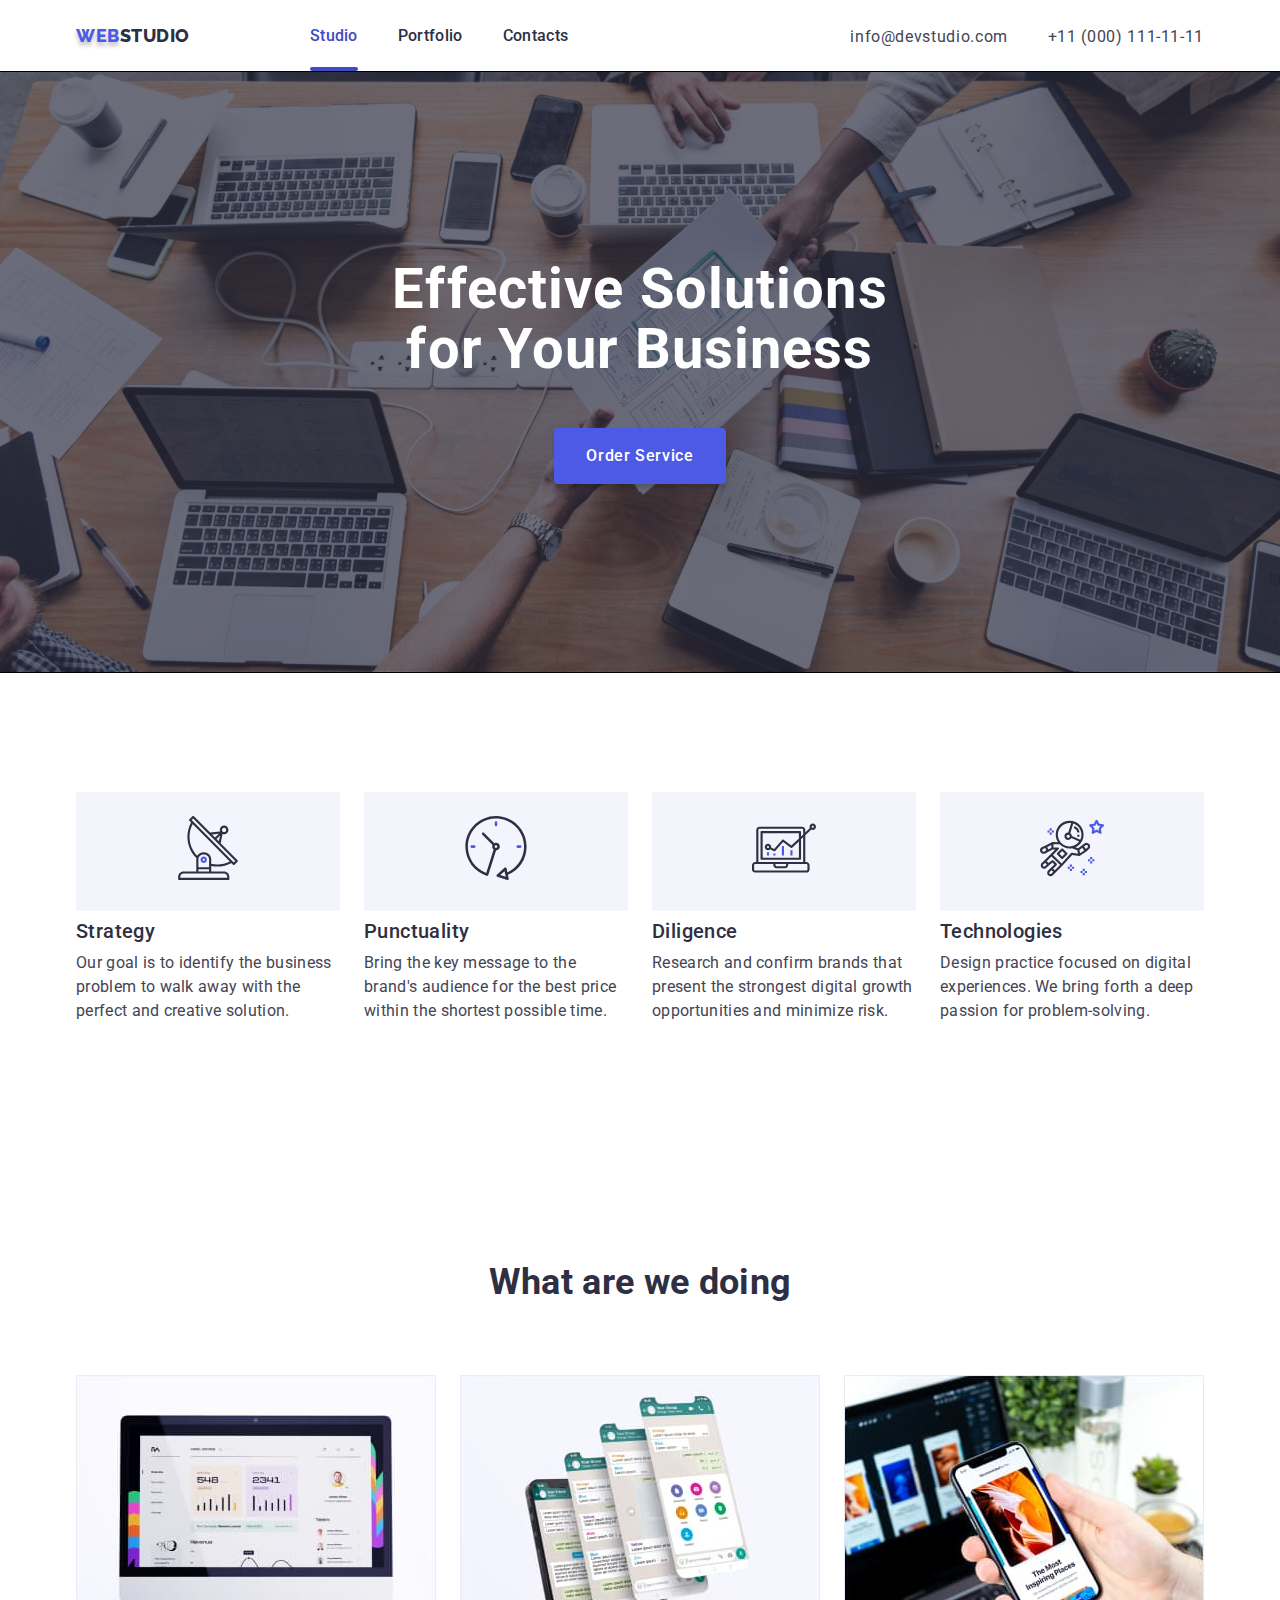
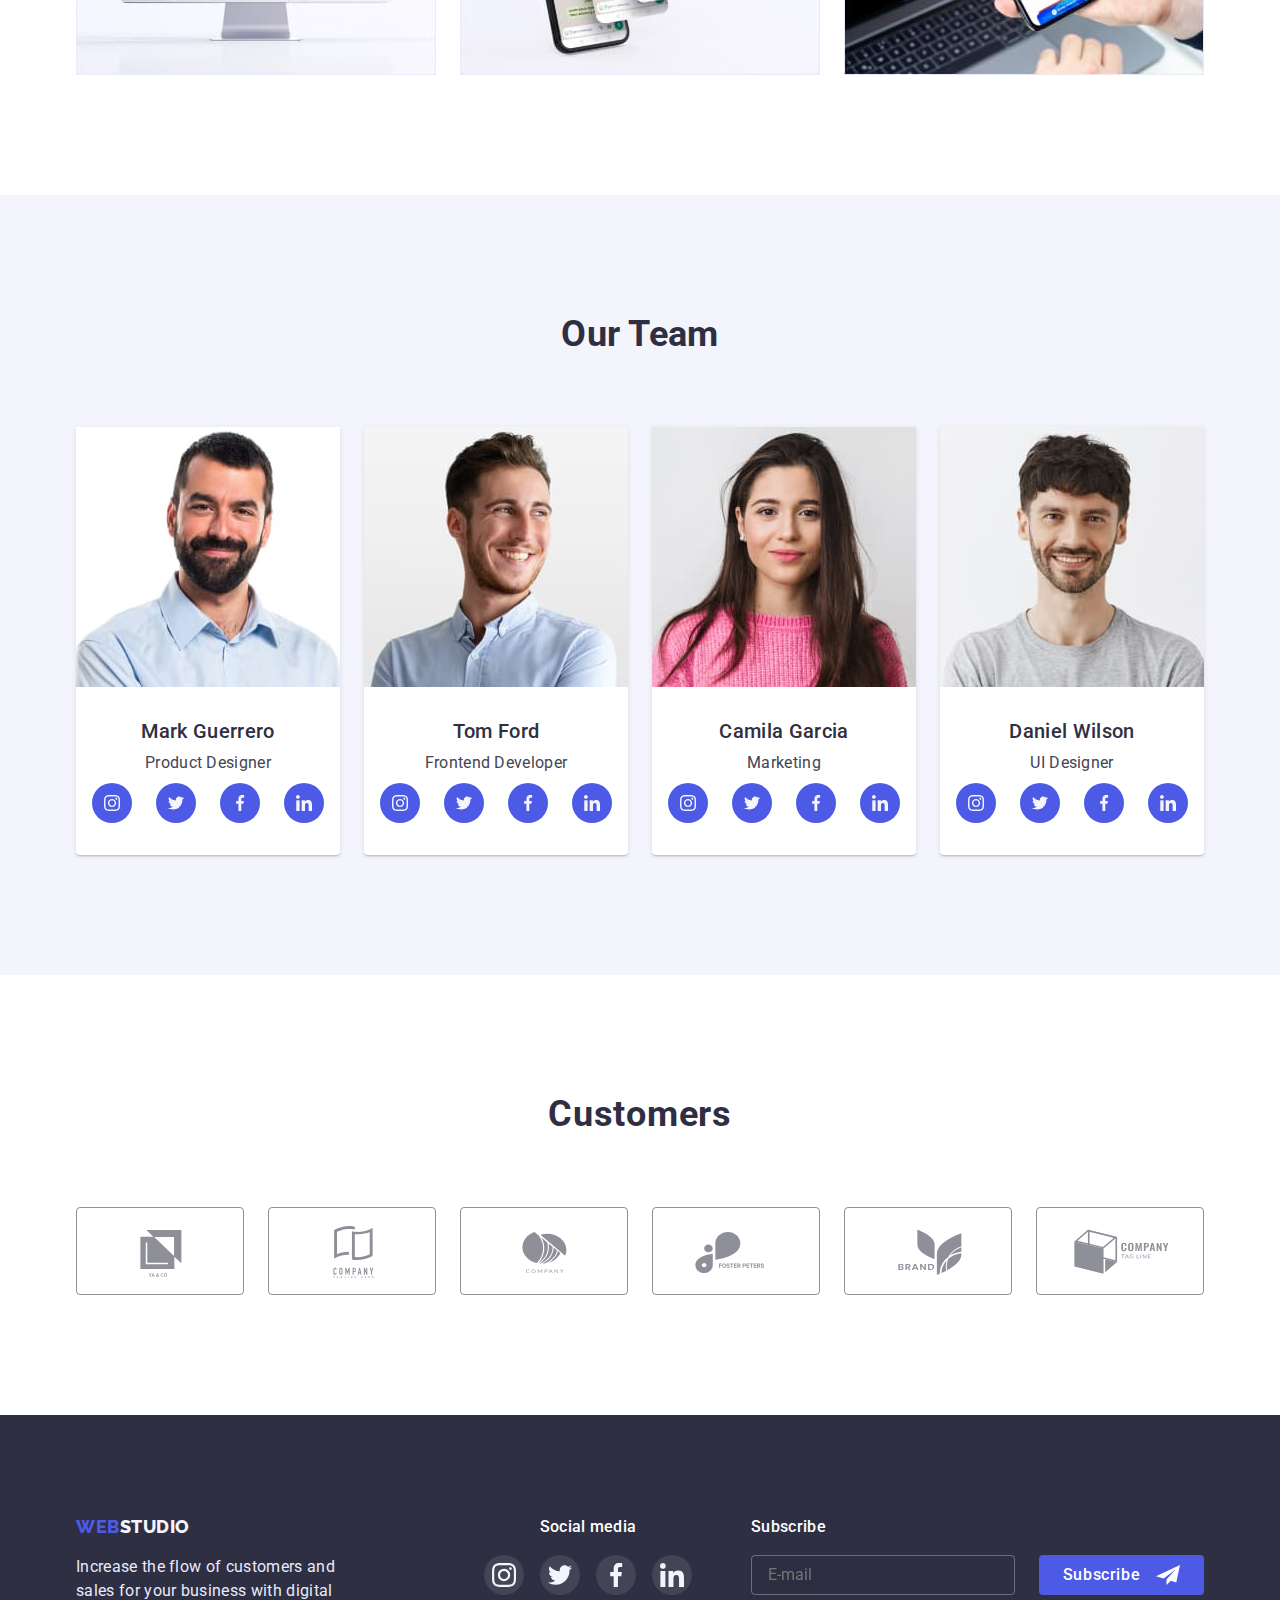
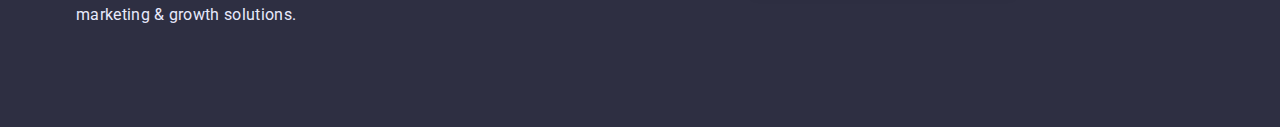
<file: index.html>
<!DOCTYPE html>
<html lang="en">
  <head>
    <meta charset="UTF-8" />
    <meta http-equiv="X-UA-Compatible" content="IE=edge" />
    <meta name="viewport" content="width=device-width, initial-scale=1.0" />
    <title>Document</title>
    <link rel="preconnect" href="https://fonts.googleapis.com" />
    <link rel="preconnect" href="https://fonts.gstatic.com" crossorigin />
    <link
      href="https://fonts.googleapis.com/css2?family=Raleway:wght@800&family=Roboto:wght@400;500;700;800&display=swap"
      rel="stylesheet"
    />
    <link
      rel="stylesheet"
      href="https://cdn.jsdelivr.net/npm/modern-normalize@1.1.0/modern-normalize.min.css"
    />
    <link href="./css/styles.css" rel="stylesheet" />
    <link href="./css/mobile.css" rel="stylesheet" />
    <link href="./css/tablet.css" rel="stylesheet" />
    <link href="./css/desktop.css" rel="stylesheet" />
  </head>

  <body>
    <!-- Header -->
    <header class="page-header">
      <div class="main-nav container">
        <nav class="page-nav">
          <a href="./index.html" class="logo link head"
            ><span class="logo-web">Web</span>Studio</a
          >

          <ul class="site-nav list">
            <li class="item">
              <a href="./index.html" class="nav-title link current">Studio</a>
            </li>
            <li class="item">
              <a href="./portfolio.html" class="nav-title link">Portfolio</a>
            </li>
            <li class="item">
              <a href="" class="nav-title link">Contacts</a>
            </li>
          </ul>
        </nav>
        <button type="button" class="mobile-menu-open js-open-menu">
          <svg class="mobile-menu-icon" width="30" height="19">
            <use href="./images/icons.svg#burger-icon"></use>
          </svg>
        </button>
        <ul class="site-contacts list">
          <li class="item">
            <a href="mailto:info@devstudio.com" class="contacts link"
              >info@devstudio.com</a
            >
          </li>
          <li class="item">
            <a href="tel:+110001111111" class="contacts link"
              >+11 (000) 111-11-11</a
            >
          </li>
        </ul>
      </div>
      <!------------------  MOBILE MENU ----------------------------------->
      <div class="mobile-menu js-menu-container">
        <button class="mobile-close-btn js-close-menu">
          <svg class="mobile-close-icon" width="8" height="8">
            <use href="./images/icons.svg#icon-close"></use>
          </svg>
        </button>
        <ul class="mobile-site-nav list">
          <li class="mobile-item">
            <a href="./index.html" class="mobile-nav-title link current"
              >Studio</a
            >
          </li>
          <li class="mobile-item">
            <a href="./portfolio.html" class="mobile-nav-title link"
              >Portfolio</a
            >
          </li>
          <li class="mobile-item">
            <a href="" class="mobile-nav-title link">Contacts</a>
          </li>
        </ul>

        <div class="contacts-wrap">
          <a href="tel:+110001111111" class="mobile-tel-link link"
            >+11 (000) 111-11-11</a
          >

          <a href="mailto:info@devstudio.com" class="mobile-mail-link link"
            >info@devstudio.com</a
          >
        </div>

        <ul class="mobile-sociale-list list">
          <li class="mobile-sociale-item">
            <a
              class="mobile-sociale-link"
              href=""
              target="_blank"
              rel="noopener noreferrer"
              ><svg class="mobile-sociale-icon" width="24" height="24">
                <use href="./images/icons.svg#icon-instagram"></use></svg
            ></a>
          </li>
          <li class="mobile-sociale-item">
            <a
              class="mobile-sociale-link"
              href=""
              target="_blank"
              rel="noopener noreferrer"
              ><svg class="mobile-sociale-icon" width="24" height="24">
                <use href="./images/icons.svg#icon-twitter"></use></svg
            ></a>
          </li>
          <li class="mobile-sociale-item">
            <a
              class="mobile-sociale-link"
              href=""
              target="_blank"
              rel="noopener noreferrer"
              ><svg class="mobile-sociale-icon" width="24" height="24">
                <use href="./images/icons.svg#icon-facebook"></use></svg
            ></a>
          </li>
          <li class="mobile-sociale-item">
            <a
              class="mobile-sociale-link"
              href=""
              target="_blank"
              rel="noopener noreferrer"
              ><svg class="mobile-sociale-icon" width="24" height="24">
                <use href="./images/icons.svg#icon-linkedin"></use></svg
            ></a>
          </li>
        </ul>
      </div>
    </header>
    <!---------------------------Main--------------------------------------->
    <main>
      <!---------------------------HERO------------------------------------->

      <section class="section-hero overlay">
        <div class="container">
          <h1 class="hero-title">Effective Solutions for Your Business</h1>
          <button data-modal-open type="button" class="button-order">
            Order Service
          </button>
        </div>
      </section>

      <!---------------------------FEATURES------------------------------------>

      <section class="features section">
        <div class="container features-container">
          <h2 class="visually-hidden">Strategy</h2>
          <ul class="features-list list">
            <li class="features-list-item">
              <div class="features-icon-container">
                <svg class="features-icon" width="64" height="64">
                  <use href="./images/icons.svg#icon-antenna"></use>
                </svg>
              </div>
              <h3 class="features-title">Strategy</h3>
              <p class="features-text">
                Our goal is to identify the business problem to walk away with
                the perfect and creative solution.
              </p>
            </li>
            <li class="features-list-item">
              <div class="features-icon-container">
                <svg class="features-icon" width="64" height="64">
                  <use href="./images/icons.svg#icon-clock"></use>
                </svg>
              </div>
              <h3 class="features-title">Punctuality</h3>
              <p class="features-text">
                Bring the key message to the brand's audience for the best price
                within the shortest possible time.
              </p>
            </li>
            <li class="features-list-item">
              <div class="features-icon-container">
                <svg class="features-icon" width="64" height="64">
                  <use href="./images/icons.svg#icon-diagram"></use>
                </svg>
              </div>
              <h3 class="features-title">Diligence</h3>
              <p class="features-text">
                Research and confirm brands that present the strongest digital
                growth opportunities and minimize risk.
              </p>
            </li>
            <li class="features-list-item">
              <div class="features-icon-container">
                <svg class="features-icon" width="64" height="64">
                  <use href="./images/icons.svg#icon-astronaut"></use>
                </svg>
              </div>

              <h3 class="features-title">Technologies</h3>
              <p class="features-text">
                Design practice focused on digital experiences. We bring forth a
                deep passion for problem-solving.
              </p>
            </li>
          </ul>
        </div>
      </section>

      <!-------------------------WORK------------------------------------>

      <section class="work section">
        <div class="container">
          <h2 class="work-title">What are we doing</h2>
          <ul class="work-list list">
            <li class="item">
              <img
                srcset="./images/img-1.jpg 1x, ./images/img-1@2x.jpg 2x"
                src="./images/img-1.jpg"
                alt="Desktop Apps"
                width="360"
                height="300"
              />
            </li>
            <li class="item">
              <img
                srcset="./images/img-2.jpg 1x, ./images/img-2@2x.jpg 2x"
                src="./images/img-2.jpg"
                alt="Mobile Apps"
                width="360"
                height="300"
              />
            </li>
            <li class="item">
              <img
                srcset="./images/img-3.jpg 1x, ./images/img-3@2x.jpg 2x"
                src="./images/img-3.jpg"
                alt="Designer Apps"
                width="360"
                height="300"
              />
            </li>
          </ul>
        </div>
      </section>

      <!-------------------------TEAM--------------------------------->

      <section class="team section">
        <div class="team-container container">
          <h2 class="team-title">Our Team</h2>
          <ul class="team-list list">
            <li class="item team-item-style">
              <img
                srcset="./images/mark.jpg 1x, ./images/mark@2x.jpg 2x"
                src="./images/mark.jpg"
                alt="Mark Guerrero"
                width="264"
                height="260"
              />
              <div class="team-text-wrapper">
                <h3 class="title">Mark Guerrero</h3>
                <p class="subtitle">Product Designer</p>
                <ul class="team-icon-list list">
                  <li class="team-icon-item">
                    <a
                      class="team-link"
                      href=""
                      target="_blank"
                      rel="noopener noreferrer"
                      ><svg class="team-icon" width="16" height="16">
                        <use
                          href="./images/icons.svg#icon-instagram"
                        ></use></svg
                    ></a>
                  </li>
                  <li class="team-icon-item">
                    <a
                      class="team-link"
                      href=""
                      target="_blank"
                      rel="noopener noreferrer"
                      ><svg class="team-icon" width="16" height="16">
                        <use href="./images/icons.svg#icon-twitter"></use></svg
                    ></a>
                  </li>
                  <li class="team-icon-item">
                    <a
                      class="team-link"
                      href=""
                      target="_blank"
                      rel="noopener noreferrer"
                      ><svg class="team-icon" width="16" height="16">
                        <use href="./images/icons.svg#icon-facebook"></use></svg
                    ></a>
                  </li>
                  <li class="team-icon-item">
                    <a
                      class="team-link"
                      href=""
                      target="_blank"
                      rel="noopener noreferrer"
                      ><svg class="team-icon" width="16" height="16">
                        <use href="./images/icons.svg#icon-linkedin"></use></svg
                    ></a>
                  </li>
                </ul>
              </div>
            </li>
            <li class="item team-item-style">
              <img
                srcset="./images/tom.jpg 1x, ./images/tom@2x.jpg 2x"
                src="./images/tom.jpg"
                alt="Tom Ford"
                width="264"
                height="260"
              />
              <div class="team-text-wrapper">
                <h3 class="title">Tom Ford</h3>
                <p class="subtitle">Frontend Developer</p>
                <ul class="team-icon-list list">
                  <li class="team-icon-item">
                    <a
                      class="team-link"
                      href=""
                      target="_blank"
                      rel="noopener noreferrer"
                      ><svg class="team-icon" width="16" height="16">
                        <use
                          href="./images/icons.svg#icon-instagram"
                        ></use></svg
                    ></a>
                  </li>
                  <li class="team-icon-item">
                    <a
                      class="team-link"
                      href=""
                      target="_blank"
                      rel="noopener noreferrer"
                      ><svg class="team-icon" width="16" height="16">
                        <use href="./images/icons.svg#icon-twitter"></use></svg
                    ></a>
                  </li>
                  <li class="team-icon-item">
                    <a
                      class="team-link"
                      href=""
                      target="_blank"
                      rel="noopener noreferrer"
                      ><svg class="team-icon" width="16" height="16">
                        <use href="./images/icons.svg#icon-facebook"></use></svg
                    ></a>
                  </li>
                  <li class="team-icon-item">
                    <a
                      class="team-link"
                      href=""
                      target="_blank"
                      rel="noopener noreferrer"
                      ><svg class="team-icon" width="16" height="16">
                        <use href="./images/icons.svg#icon-linkedin"></use></svg
                    ></a>
                  </li>
                </ul>
              </div>
            </li>
            <li class="item team-item-style">
              <img
                srcset="./images/camilla.jpg 1x, ./images/camilla@2x.jpg 2x"
                src="./images/camilla.jpg"
                alt="Camila Garcia"
                width="264"
                height="260"
              />
              <div class="team-text-wrapper">
                <h3 class="title">Camila Garcia</h3>
                <p class="subtitle">Marketing</p>
                <ul class="team-icon-list list">
                  <li class="team-icon-item">
                    <a
                      class="team-link"
                      href=""
                      target="_blank"
                      rel="noopener noreferrer"
                      ><svg class="team-icon" width="16" height="16">
                        <use
                          href="./images/icons.svg#icon-instagram"
                        ></use></svg
                    ></a>
                  </li>
                  <li class="team-icon-item">
                    <a
                      class="team-link"
                      href=""
                      target="_blank"
                      rel="noopener noreferrer"
                      ><svg class="team-icon" width="16" height="16">
                        <use href="./images/icons.svg#icon-twitter"></use></svg
                    ></a>
                  </li>
                  <li class="team-icon-item">
                    <a
                      class="team-link"
                      href=""
                      target="_blank"
                      rel="noopener noreferrer"
                      ><svg class="team-icon" width="16" height="16">
                        <use href="./images/icons.svg#icon-facebook"></use></svg
                    ></a>
                  </li>
                  <li class="team-icon-item">
                    <a
                      class="team-link"
                      href=""
                      target="_blank"
                      rel="noopener noreferrer"
                      ><svg class="team-icon" width="16" height="16">
                        <use href="./images/icons.svg#icon-linkedin"></use></svg
                    ></a>
                  </li>
                </ul>
              </div>
            </li>
            <li class="item team-item-style">
              <img
                srcset="./images/daniel.jpg 1x, ./images/daniel@2x.jpg 2x"
                src="./images/daniel.jpg"
                alt="Daniel Wilson"
                width="264"
                height="260"
              />
              <div class="team-text-wrapper">
                <h3 class="title">Daniel Wilson</h3>
                <p class="subtitle">UI Designer</p>
                <ul class="team-icon-list list">
                  <li class="team-icon-item">
                    <a
                      class="team-link"
                      href=""
                      target="_blank"
                      rel="noopener noreferrer"
                      ><svg class="team-icon" width="16" height="16">
                        <use
                          href="./images/icons.svg#icon-instagram"
                        ></use></svg
                    ></a>
                  </li>
                  <li class="team-icon-item">
                    <a
                      class="team-link"
                      href=""
                      target="_blank"
                      rel="noopener noreferrer"
                      ><svg class="team-icon" width="16" height="16">
                        <use href="./images/icons.svg#icon-twitter"></use></svg
                    ></a>
                  </li>
                  <li class="team-icon-item">
                    <a
                      class="team-link"
                      href=""
                      target="_blank"
                      rel="noopener noreferrer"
                      ><svg class="team-icon" width="16" height="16">
                        <use href="./images/icons.svg#icon-facebook"></use></svg
                    ></a>
                  </li>
                  <li class="team-icon-item">
                    <a
                      class="team-link"
                      href=""
                      target="_blank"
                      rel="noopener noreferrer"
                      ><svg class="team-icon" width="16" height="16">
                        <use href="./images/icons.svg#icon-linkedin"></use></svg
                    ></a>
                  </li>
                </ul>
              </div>
            </li>
          </ul>
        </div>
      </section>

      <!----------------CUSTOMERS--------------->

      <section class="customers section">
        <div class="container">
          <h2 class="customers-title">Customers</h2>
          <ul class="customers-list list">
            <li class="customers-item">
              <a
                class="customers-link"
                href=""
                target="_blank"
                rel="noopener noreferrer"
              >
                <svg class="customers-icon" width="104" height="56">
                  <use href="./images/icons.svg#icon-logo-1"></use></svg
              ></a>
            </li>
            <li class="customers-item">
              <a
                class="customers-link"
                href=""
                target="_blank"
                rel="noopener noreferrer"
              >
                <svg class="customers-icon" width="104" height="56">
                  <use href="./images/icons.svg#icon-logo-2"></use></svg
              ></a>
            </li>
            <li class="customers-item">
              <a
                class="customers-link"
                href=""
                target="_blank"
                rel="noopener noreferrer"
              >
                <svg class="customers-icon" width="104" height="56">
                  <use href="./images/icons.svg#icon-logo-3"></use></svg
              ></a>
            </li>
            <li class="customers-item">
              <a
                class="customers-link"
                href=""
                target="_blank"
                rel="noopener noreferrer"
              >
                <svg class="customers-icon" width="104" height="56">
                  <use href="./images/icons.svg#icon-logo-4"></use></svg
              ></a>
            </li>
            <li class="customers-item">
              <a
                class="customers-link"
                href=""
                target="_blank"
                rel="noopener noreferrer"
              >
                <svg class="customers-icon" width="104" height="56">
                  <use href="./images/icons.svg#icon-logo-5"></use></svg
              ></a>
            </li>
            <li class="customers-item">
              <a
                class="customers-link"
                href=""
                target="_blank"
                rel="noopener noreferrer"
              >
                <svg class="customers-icon" width="104" height="56">
                  <use href="./images/icons.svg#icon-logo-6"></use></svg
              ></a>
            </li>
          </ul>
        </div>
      </section>
    </main>
    <!------------------------------Footer----------------------------->
    <footer class="footer">
      <div class="foot-container container">
        <div class="footer-wrap">
          <div class="footer-content">
            <a href="./index.html" class="logo link foot"
              ><span class="logo-web">Web</span>Studio</a
            >
            <p class="foot-text">
              Increase the flow of customers and sales for your business with
              digital marketing & growth solutions.
            </p>
          </div>
          <div class="foot-social">
            <p class="foot-social-title">Social media</p>
            <ul class="foot-list list">
              <li class="foot-item">
                <a href="" class="foot-link"
                  ><svg class="foot-icon" width="24" height="24">
                    <use href="./images/icons.svg#icon-instagram"></use></svg
                ></a>
              </li>
              <li class="foot-item">
                <a href="" class="foot-link"
                  ><svg class="foot-icon" width="24" height="24">
                    <use href="./images/icons.svg#icon-twitter"></use></svg
                ></a>
              </li>
              <li class="foot-item">
                <a href="" class="foot-link"
                  ><svg class="foot-icon" width="24" height="24">
                    <use href="./images/icons.svg#icon-facebook"></use></svg
                ></a>
              </li>
              <li class="foot-item">
                <a href="" class="foot-link"
                  ><svg class="foot-icon" width="24" height="24">
                    <use href="./images/icons.svg#icon-linkedin"></use></svg
                ></a>
              </li>
            </ul>
          </div>

          <form class="form-foot">
            <label for="subscribe" class="subscribe-label">Subscribe</label>
            <div class="subscribe-field">
              <input
                type="email"
                name="email"
                id="subscribe"
                class="form-foot-input"
                placeholder="E-mail"
              />
              <button type="submit" class="form-foot-btn">
                Subscribe
                <svg class="form-foot-icon" width="24" height="24">
                  <use href="./images/icons.svg#icon-frame"></use>
                </svg>
              </button>
            </div>
          </form>
        </div>
      </div>
    </footer>

    <!-- ------------------MODAL WINDOW-------------------------- -->
    <div class="backdrop is-hidden" data-modal>
      <div class="modal">
        <button data-modal-close class="modal-btn" type="button">
          <svg class="modal-icon" width="8px" height="8px">
            <use href="./images/icons.svg#icon-close"></use>
          </svg>
        </button>

        <form class="form">
          <b>Leave your contacts and we will call you back</b>

          <div class="form-contacts">
            <div class="form-field-contacts">
              <label for="name" class="form-label-contacts">Name</label>
              <div class="input-wrapper-contacts">
                <input
                  type="text"
                  name="name"
                  id="name"
                  class="form-input-contacts"
                  autocomplete="off"
                />
                <svg width="18" height="18" class="input-icon-contacts">
                  <use href="./images/icons.svg#icon-person"></use>
                </svg>
              </div>
            </div>

            <div class="form-field-contacts">
              <label for="phone" class="form-label-contacts">Phone</label>
              <div class="input-wrapper-contacts">
                <input
                  type="tel"
                  name="phone"
                  id="phone"
                  class="form-input-contacts"
                  autocomplete="off"
                />
                <svg width="18" height="24" class="input-icon-contacts">
                  <use href="./images/icons.svg#icon-phone"></use>
                </svg>
              </div>
            </div>
            <div class="form-field-contacts">
              <label for="email" class="form-label-contacts">Email</label>
              <div class="input-wrapper-contacts">
                <input
                  type="email"
                  name="email"
                  id="email"
                  class="form-input-contacts"
                  autocomplete="off"
                />
                <svg width="18" height="24" class="input-icon-contacts">
                  <use href="./images/icons.svg#icon-email"></use>
                </svg>
              </div>
            </div>
            <div class="form-field-comments">
              <label for="comment" class="form-label-comments">Comment</label>
              <textarea
                name="comment"
                id="comment"
                placeholder="Text input"
                class="textarea-comments"
              ></textarea>
            </div>
          </div>

          <div class="form-field-policy">
            <label for="policy" class="form-label-policy">
              <span class="checkbox-wrapper">
                <input
                  type="checkbox"
                  name="policy"
                  id="policy"
                  class="check-input-policy visually-hidden"
                />
                <svg width="10" height="8" class="input-icon-policy">
                  <use href="./images/icons.svg#icon-click1"></use>
                </svg>
              </span>

              <span>
                I accept the terms and conditions of the
                <a href=""> Privacy Policy</a>
              </span>
            </label>
          </div>

          <button type="submit" class="form-send-btn">Send</button>
        </form>
      </div>
    </div>

    <!--------------------------- SCRIPT!!!!!! ------------------------->

    <script src="./js/modal.js"></script>
    <script src="./js/mobile-menu.js"></script>
  </body>
</html>
</file>
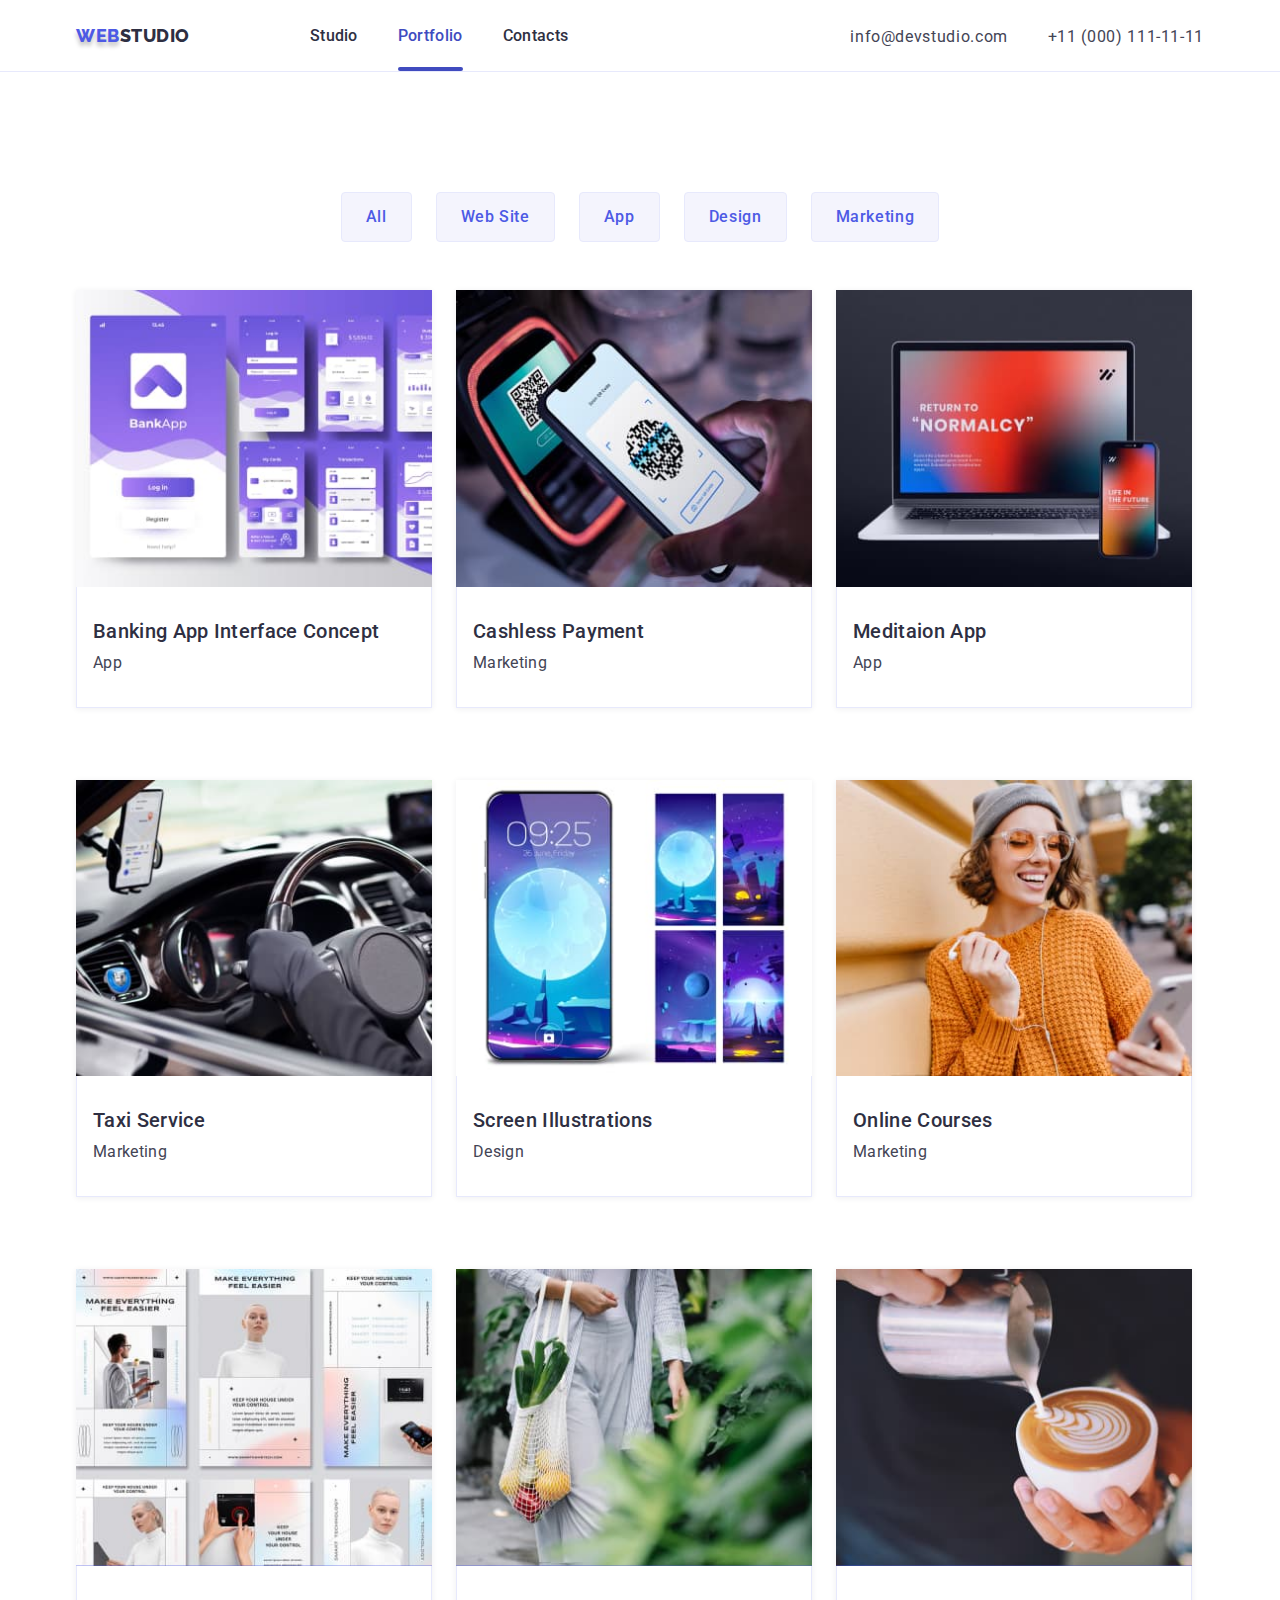
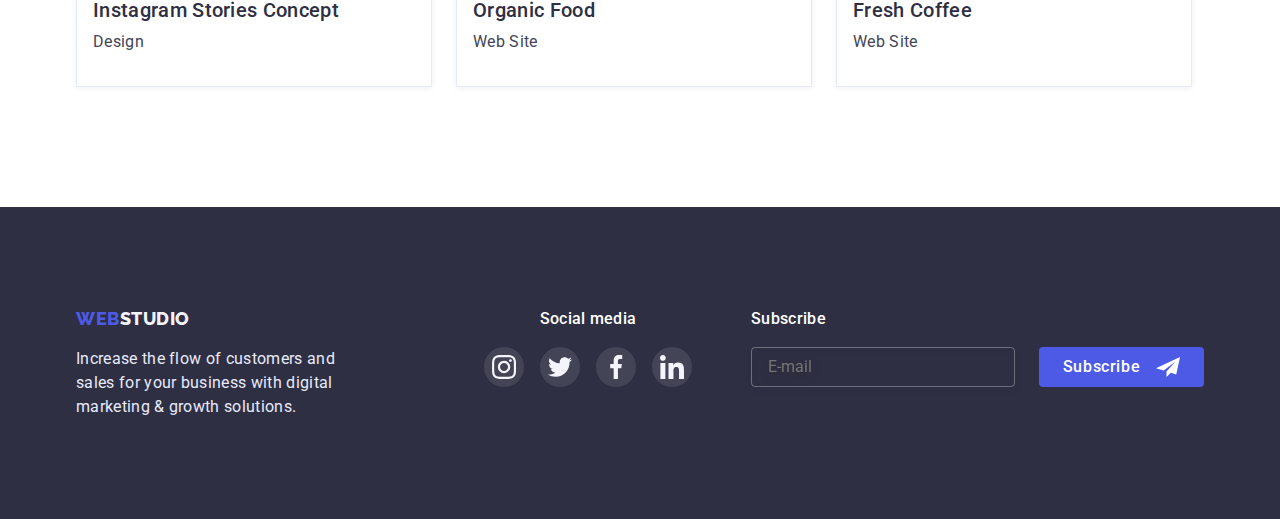
<file: portfolio.html>
<!DOCTYPE html>
<html lang="en">
  <head>
    <meta charset="UTF-8" />
    <meta http-equiv="X-UA-Compatible" content="IE=edge" />
    <meta name="viewport" content="width=device-width, initial-scale=1.0" />
    <title>Portfolio</title>
    <link rel="preconnect" href="https://fonts.googleapis.com" />
    <link rel="preconnect" href="https://fonts.gstatic.com" crossorigin />
    <link
      href="https://fonts.googleapis.com/css2?family=Raleway:wght@800&family=Roboto:wght@400;500;700;800&display=swap"
      rel="stylesheet"
    />
    <link
      rel="stylesheet"
      href="https://cdn.jsdelivr.net/npm/modern-normalize@1.1.0/modern-normalize.min.css"
    />
    <link href="./css/styles.css" rel="stylesheet" />
    <link href="./css/mobile.css" rel="stylesheet" />
    <link href="./css/tablet.css" rel="stylesheet" />
    <link href="./css/desktop.css" rel="stylesheet" />
  </head>

  <body>
    <!-- HEADER -->
    <header class="page-header">
      <div class="main-nav container">
        <nav class="page-nav">
          <a href="./index.html" class="logo link head"
            ><span class="logo-web">Web</span>Studio</a
          >

          <ul class="site-nav list">
            <li class="item">
              <a href="./index.html" class="nav-title link">Studio</a>
            </li>
            <li class="item">
              <a href="./portfolio.html" class="nav-title link current"
                >Portfolio</a
              >
            </li>
            <li class="item">
              <a href="" class="nav-title link">Contacts</a>
            </li>
          </ul>
        </nav>
        <button type="button" class="mobile-menu-open js-open-menu">
          <svg class="mobile-menu-icon" width="30" height="19">
            <use href="./images/icons.svg#burger-icon"></use>
          </svg>
        </button>
        <ul class="site-contacts list">
          <li class="item">
            <a href="mailto:info@devstudio.com" class="contacts link"
              >info@devstudio.com</a
            >
          </li>
          <li class="item">
            <a href="tel:+110001111111" class="contacts link"
              >+11 (000) 111-11-11</a
            >
          </li>
        </ul>
      </div>
      <!------------------  MOBILE MENU ----------------------------------->
      <div class="mobile-menu js-menu-container">
        <button class="mobile-close-btn js-close-menu">
          <svg class="mobile-close-icon" width="8" height="8">
            <use href="./images/icons.svg#icon-close"></use>
          </svg>
        </button>
        <ul class="mobile-site-nav list">
          <li class="mobile-item">
            <a href="./index.html" class="mobile-nav-title link current"
              >Studio</a
            >
          </li>
          <li class="mobile-item">
            <a href="./portfolio.html" class="mobile-nav-title link"
              >Portfolio</a
            >
          </li>
          <li class="mobile-item">
            <a href="" class="mobile-nav-title link">Contacts</a>
          </li>
        </ul>

        <div class="contacts-wrap">
          <a href="tel:+110001111111" class="mobile-tel-link link"
            >+11 (000) 111-11-11</a
          >

          <a href="mailto:info@devstudio.com" class="mobile-mail-link link"
            >info@devstudio.com</a
          >
        </div>

        <ul class="mobile-sociale-list list">
          <li class="mobile-sociale-item">
            <a
              class="mobile-sociale-link"
              href=""
              target="_blank"
              rel="noopener noreferrer"
              ><svg class="mobile-sociale-icon" width="24" height="24">
                <use href="./images/icons.svg#icon-instagram"></use></svg
            ></a>
          </li>
          <li class="mobile-sociale-item">
            <a
              class="mobile-sociale-link"
              href=""
              target="_blank"
              rel="noopener noreferrer"
              ><svg class="mobile-sociale-icon" width="24" height="24">
                <use href="./images/icons.svg#icon-twitter"></use></svg
            ></a>
          </li>
          <li class="mobile-sociale-item">
            <a
              class="mobile-sociale-link"
              href=""
              target="_blank"
              rel="noopener noreferrer"
              ><svg class="mobile-sociale-icon" width="24" height="24">
                <use href="./images/icons.svg#icon-facebook"></use></svg
            ></a>
          </li>
          <li class="mobile-sociale-item">
            <a
              class="mobile-sociale-link"
              href=""
              target="_blank"
              rel="noopener noreferrer"
              ><svg class="mobile-sociale-icon" width="24" height="24">
                <use href="./images/icons.svg#icon-linkedin"></use></svg
            ></a>
          </li>
        </ul>
      </div>
    </header>

    <!-- Main -->

    <main>
      <h1 class="visually-hidden">Portfolio</h1>
      <section class="portfolio section">
        <div class="container">
          <ul class="portfolio-btn-list list">
            <li class="item">
              <button type="button" class="button-portfolio">All</button>
            </li>
            <li class="item">
              <button type="button" class="button-portfolio">Web Site</button>
            </li>
            <li class="item">
              <button type="button" class="button-portfolio">App</button>
            </li>
            <li class="item">
              <button type="button" class="button-portfolio">Design</button>
            </li>
            <li class="item">
              <button type="button" class="button-portfolio">Marketing</button>
            </li>
          </ul>

          <div class="project">
            <ul class="card list">
              <li class="card-item">
                <a href="" class="card-link link">
                  <div class="card-wrapper">
                    <picture>
                      <source
                        srcset="
                          ./images/img-21.jpg    1x,
                          ./images/img-21@2x.jpg 2x
                        "
                        media="(min-width: 1200px)"
                      />
                      <source
                        srcset="
                          ./images/img-21-tab.jpg    1x,
                          ./images/img-21-tab@2x.jpg 2x
                        "
                        media="(min-width: 768px)"
                      />
                      <source
                        srcset="
                          ./images/img-21-mob.jpg    1x,
                          ./images/img-21-mob@2x.jpg 2x
                        "
                        media="(max-width: 767px)"
                      />
                      <img
                        src="./images/img-21-mob.jpg"
                        alt="Banking App Interface Concept"
                        width="396"
                        height="280"
                      />
                    </picture>

                    <p class="card-overlay">
                      14 Stylish and User-Friendly App Design Concepts · Task
                      Manager App · Calorie Tracker App · Exotic Fruit Ecommerce
                      App · Cloud Storage App
                    </p>
                  </div>
                  <div class="card-text-wrapper card-link-text">
                    <h2 class="card-title">Banking App Interface Concept</h2>
                    <p class="card-text">App</p>
                  </div>
                </a>
              </li>
              <li class="card-item">
                <a href="" class="card-link link">
                  <div class="card-wrapper">
                    <picture>
                      <source
                        srcset="
                          ./images/img-22.jpg    1x,
                          ./images/img-22@2x.jpg 2x
                        "
                        media="(min-width: 1200px)"
                      />
                      <source
                        srcset="
                          ./images/img-22-tab.jpg    1x,
                          ./images/img-22-tab@2x.jpg 2x
                        "
                        media="(min-width: 768px)"
                      />
                      <source
                        srcset="
                          ./images/img-22-mob.jpg    1x,
                          ./images/img-22-mob@2x.jpg 2x
                        "
                        media="(max-width: 767px)"
                      />
                      <img
                        src="./images/img-22-mob.jpg"
                        alt="Cashless Payment"
                        width="396"
                        height="280"
                      />
                    </picture>
                    <p class="card-overlay">
                      14 Stylish and User-Friendly App Design Concepts · Task
                      Manager App · Calorie Tracker App · Exotic Fruit Ecommerce
                      App · Cloud Storage App
                    </p>
                  </div>
                  <div class="card-text-wrapper card-link-text">
                    <h2 class="card-title">Cashless Payment</h2>
                    <p class="card-text">Marketing</p>
                  </div>
                </a>
              </li>
              <li class="card-item">
                <a href="" class="card-link link">
                  <div class="card-wrapper">
                    <picture>
                      <source
                        srcset="
                          ./images/img-23.jpg    1x,
                          ./images/img-23@2x.jpg 2x
                        "
                        media="(min-width: 1200px)"
                      />
                      <source
                        srcset="
                          ./images/img-23-tab.jpg    1x,
                          ./images/img-23-tab@2x.jpg 2x
                        "
                        media="(min-width: 768px)"
                      />
                      <source
                        srcset="
                          ./images/img-23-mob.jpg    1x,
                          ./images/img-23-mob@2x.jpg 2x
                        "
                        media="(max-width: 767px)"
                      />
                      <img
                        src="./images/img-23-mob.jpg"
                        alt="Meditaion App"
                        width="396"
                        height="280"
                      />
                    </picture>
                    <p class="card-overlay">
                      14 Stylish and User-Friendly App Design Concepts · Task
                      Manager App · Calorie Tracker App · Exotic Fruit Ecommerce
                      App · Cloud Storage App
                    </p>
                  </div>
                  <div class="card-text-wrapper card-link-text">
                    <h2 class="card-title">Meditaion App</h2>
                    <p class="card-text">App</p>
                  </div>
                </a>
              </li>
              <li class="card-item">
                <a href="" class="card-link link">
                  <div class="card-wrapper">
                    <picture>
                      <source
                        srcset="
                          ./images/img-24.jpg    1x,
                          ./images/img-24@2x.jpg 2x
                        "
                        media="(min-width: 1200px)"
                      />
                      <source
                        srcset="
                          ./images/img-24-tab.jpg    1x,
                          ./images/img-24-tab@2x.jpg 2x
                        "
                        media="(min-width: 768px)"
                      />
                      <source
                        srcset="
                          ./images/img-24-mob.jpg    1x,
                          ./images/img-24-mob@2x.jpg 2x
                        "
                        media="(max-width: 767px)"
                      />
                      <img
                        src="./images/img-24-mob.jpg"
                        alt="Taxi Service"
                        width="396"
                        height="280"
                      />
                    </picture>
                    <p class="card-overlay">
                      14 Stylish and User-Friendly App Design Concepts · Task
                      Manager App · Calorie Tracker App · Exotic Fruit Ecommerce
                      App · Cloud Storage App
                    </p>
                  </div>
                  <div class="card-text-wrapper card-link-text">
                    <h2 class="card-title">Taxi Service</h2>
                    <p class="card-text">Marketing</p>
                  </div>
                </a>
              </li>
              <li class="card-item">
                <a href="" class="card-link link">
                  <div class="card-wrapper">
                    <picture>
                      <source
                        srcset="
                          ./images/img-25.jpg    1x,
                          ./images/img-25@2x.jpg 2x
                        "
                        media="(min-width: 1200px)"
                      />
                      <source
                        srcset="
                          ./images/img-25-tab.jpg    1x,
                          ./images/img-25-tab@2x.jpg 2x
                        "
                        media="(min-width: 768px)"
                      />
                      <source
                        srcset="
                          ./images/img-25-mob.jpg    1x,
                          ./images/img-25-mob@2x.jpg 2x
                        "
                        media="(max-width: 767px)"
                      />
                      <img
                        src="./images/img-25-mob.jpg"
                        alt="Screen Illustrations"
                        width="396"
                        height="280"
                      />
                    </picture>
                    <p class="card-overlay">
                      14 Stylish and User-Friendly App Design Concepts · Task
                      Manager App · Calorie Tracker App · Exotic Fruit Ecommerce
                      App · Cloud Storage App
                    </p>
                  </div>
                  <div class="card-text-wrapper card-link-text">
                    <h2 class="card-title">Screen Illustrations</h2>
                    <p class="card-text">Design</p>
                  </div>
                </a>
              </li>
              <li class="card-item">
                <a href="" class="card-link link">
                  <div class="card-wrapper">
                    <picture>
                      <source
                        srcset="
                          ./images/img-26.jpg    1x,
                          ./images/img-26@2x.jpg 2x
                        "
                        media="(min-width: 1200px)"
                      />
                      <source
                        srcset="
                          ./images/img-26-tab.jpg    1x,
                          ./images/img-26-tab@2x.jpg 2x
                        "
                        media="(min-width: 768px)"
                      />
                      <source
                        srcset="
                          ./images/img-26-mob.jpg    1x,
                          ./images/img-26-mob@2x.jpg 2x
                        "
                        media="(max-width: 767px)"
                      />
                      <img
                        src="./images/img-26-mob.jpg"
                        alt="Online Courses"
                        width="396"
                        height="280"
                      />
                    </picture>
                    <p class="card-overlay">
                      14 Stylish and User-Friendly App Design Concepts · Task
                      Manager App · Calorie Tracker App · Exotic Fruit Ecommerce
                      App · Cloud Storage App
                    </p>
                  </div>
                  <div class="card-text-wrapper card-link-text">
                    <h2 class="card-title">Online Courses</h2>
                    <p class="card-text">Marketing</p>
                  </div>
                </a>
              </li>
              <li class="card-item">
                <a href="" class="card-link link">
                  <div class="card-wrapper">
                    <picture>
                      <source
                        srcset="
                          ./images/img-27.jpg    1x,
                          ./images/img-27@2x.jpg 2x
                        "
                        media="(min-width: 1200px)"
                      />
                      <source
                        srcset="
                          ./images/img-27-tab.jpg    1x,
                          ./images/img-27-tab@2x.jpg 2x
                        "
                        media="(min-width: 768px)"
                      />
                      <source
                        srcset="
                          ./images/img-27-mob.jpg    1x,
                          ./images/img-27-mob@2x.jpg 2x
                        "
                        media="(max-width: 767px)"
                      />
                      <img
                        src="./images/img-27-mob.jpg"
                        alt="Instagram Stories Concept"
                        width="396"
                        height="280"
                      />
                    </picture>
                    <p class="card-overlay">
                      14 Stylish and User-Friendly App Design Concepts · Task
                      Manager App · Calorie Tracker App · Exotic Fruit Ecommerce
                      App · Cloud Storage App
                    </p>
                  </div>
                  <div class="card-text-wrapper card-link-text">
                    <h2 class="card-title">Instagram Stories Concept</h2>
                    <p class="card-text">Design</p>
                  </div>
                </a>
              </li>
              <li class="card-item">
                <a href="" class="card-link link">
                  <div class="card-wrapper">
                    <picture>
                      <source
                        srcset="
                          ./images/img-28.jpg    1x,
                          ./images/img-28@2x.jpg 2x
                        "
                        media="(min-width: 1200px)"
                      />
                      <source
                        srcset="
                          ./images/img-28-tab.jpg    1x,
                          ./images/img-28-tab@2x.jpg 2x
                        "
                        media="(min-width: 768px)"
                      />
                      <source
                        srcset="
                          ./images/img-28-mob.jpg    1x,
                          ./images/img-28-mob@2x.jpg 2x
                        "
                        media="(max-width: 767px)"
                      />
                      <img
                        src="./images/img-28-mob.jpg"
                        alt="Organic Food"
                        width="396"
                        height="280"
                      />
                    </picture>
                    <p class="card-overlay">
                      14 Stylish and User-Friendly App Design Concepts · Task
                      Manager App · Calorie Tracker App · Exotic Fruit Ecommerce
                      App · Cloud Storage App
                    </p>
                  </div>
                  <div class="card-text-wrapper card-link-text">
                    <h2 class="card-title">Organic Food</h2>
                    <p class="card-text">Web Site</p>
                  </div>
                </a>
              </li>
              <li class="card-item">
                <a href="" class="card-link link">
                  <div class="card-wrapper">
                    <picture>
                      <source
                        srcset="
                          ./images/img-29.jpg    1x,
                          ./images/img-29@2x.jpg 2x
                        "
                        media="(min-width: 1200px)"
                      />
                      <source
                        srcset="
                          ./images/img-29-tab.jpg    1x,
                          ./images/img-29-tab@2x.jpg 2x
                        "
                        media="(min-width: 768px)"
                      />
                      <source
                        srcset="
                          ./images/img-29-mob.jpg    1x,
                          ./images/img-29-mob@2x.jpg 2x
                        "
                        media="(max-width: 767px)"
                      />
                      <img
                        src="./images/img-29-mob.jpg"
                        alt="Fresh Coffee"
                        width="396"
                        height="280"
                      />
                    </picture>
                    <p class="card-overlay">
                      14 Stylish and User-Friendly App Design Concepts · Task
                      Manager App · Calorie Tracker App · Exotic Fruit Ecommerce
                      App · Cloud Storage App
                    </p>
                  </div>
                  <div class="card-text-wrapper card-link-text">
                    <h2 class="card-title">Fresh Coffee</h2>
                    <p class="card-text">Web Site</p>
                  </div>
                </a>
              </li>
            </ul>
          </div>
        </div>
      </section>
    </main>

    <!--FOOTER-->

    <footer class="footer">
      <div class="foot-container container">
        <div class="footer-wrap">
          <div class="footer-content">
            <a href="./index.html" class="logo link foot"
              ><span class="logo-web">Web</span>Studio</a
            >
            <p class="foot-text">
              Increase the flow of customers and sales for your business with
              digital marketing & growth solutions.
            </p>
          </div>
          <div class="foot-social">
            <p class="foot-social-title">Social media</p>
            <ul class="foot-list list">
              <li class="foot-item">
                <a href="" class="foot-link"
                  ><svg class="foot-icon" width="24" height="24">
                    <use href="./images/icons.svg#icon-instagram"></use></svg
                ></a>
              </li>
              <li class="foot-item">
                <a href="" class="foot-link"
                  ><svg class="foot-icon" width="24" height="24">
                    <use href="./images/icons.svg#icon-twitter"></use></svg
                ></a>
              </li>
              <li class="foot-item">
                <a href="" class="foot-link"
                  ><svg class="foot-icon" width="24" height="24">
                    <use href="./images/icons.svg#icon-facebook"></use></svg
                ></a>
              </li>
              <li class="foot-item">
                <a href="" class="foot-link"
                  ><svg class="foot-icon" width="24" height="24">
                    <use href="./images/icons.svg#icon-linkedin"></use></svg
                ></a>
              </li>
            </ul>
          </div>

          <form class="form-foot">
            <label for="subscribe" class="subscribe-label">Subscribe</label>
            <div class="subscribe-field">
              <input
                type="email"
                name="email"
                id="subscribe"
                class="form-foot-input"
                placeholder="E-mail"
              />
              <button type="submit" class="form-foot-btn">
                Subscribe
                <svg class="form-foot-icon" width="24" height="24">
                  <use href="./images/icons.svg#icon-frame"></use>
                </svg>
              </button>
            </div>
          </form>
        </div>
      </div>
    </footer>
    <script src="./js/mobile-menu.js"></script>
  </body>
</html>
</file>
<file: css/styles.css>
/* Primary text COLOR #434455 */
/* Secondary text COLOR #2E2F42 */

/* Main Background color #ffffff */
/* Secondary Bachground color #F4F4FD */

/* Main BUTTON FONT-COLOR  #fffffff */
/* Main BUTTON BACKGROUND-COLOR #4D5AE5;*/
/* ACCENT COLOR #404BBF */

/* -------COMMON STYLE FOR BODY ----------------- */
:root {
  --primary-text-color: #434455;
  --secondary-text-color: #2e2f42;
  --main-background-color: #ffffff;
  --secondary-background-color: #f4f4fd;
  --accent-color: #404bbf;
  --no-active-color: #4d5ae5;
  --third-color: #e7e9fc;
  --icon-color: #8e8f99;
  --icon-accent: #31d0aa;
  --transition-func: cubic-bezier(0.4, 0, 0.2, 1);
  --modal-overlay-bg: rgba(46, 47, 66, 0.4);
  --modal-bg-color: #fcfcfc;
}
/*-----------RESET BROWSER STYLES-------------------*/
h1,
h2,
h3,
h4,
p {
  margin-top: 0;
  margin-bottom: 0;
}
ul,
ol {
  margin-top: 0;
  margin-bottom: 0;
  padding-left: 0;
}

img {
  display: block;
}
/* -----------------------UTILITS------------------------ */
.list {
  list-style: none;
  padding: 0;
  margin: 0;
}
.link {
  text-decoration: none;
}

.visually-hidden {
  position: absolute;
  width: 1px;
  height: 1px;
  margin: -1px;
  border: 0;
  padding: 0;
  white-space: nowrap;
  clip-path: inset(100%);
  clip: rect(0 0 0 0);
  overflow: hidden;
}

.container {
  max-width: 428px;
  padding-left: 15px;
  padding-right: 15px;
  margin-left: auto;
  margin-right: auto;
  align-items: center;
}

/* ----------------------BODY-COMMON-STYLES */
body {
  color: var(--primary-text-color);
  background-color: var(--main-background-color);

  font-family: 'Roboto', sans-serif;
  font-size: 16px;
  line-height: 1.5;
  letter-spacing: 0.02em;
}
/* ------------------ LOGOTYPE-COMMON-------------------*/
.logo {
  display: inline-block;
  font-family: 'Raleway', sans-serif;
  font-weight: 800;
  font-size: 18px;
  line-height: 1.33;
  letter-spacing: 0.03em;
  text-transform: uppercase;
}
.logo.head {
  color: var(--secondary-text-color);
}

.logo.foot {
  color: var(--secondary-background-color);
  margin-bottom: 16px;
}

.logo .logo-web {
  color: var(--no-active-color);
  text-shadow: 0px 4px 4px rgba(0, 0, 0, 0.25);
}
.logo.foot .logo-web {
  text-shadow: none;
}
/* ----------------------------------HEADER-BASE--------------------------------------- */
.page-header {
  border-bottom: 1px solid var(--third-color);
}

.main-nav {
  display: flex;
  justify-content: space-between;
  padding-top: 24px;
  padding-bottom: 24px;
}
.site-nav,
.site-contacts {
  display: none;
}
.mobile-menu-open {
  border: none;
  background-color: transparent;
  padding: 0;
}
.mobile-menu-icon {
  display: block;
  stroke: var(--secondary-text-color);
  background-color: transparent;
  width: 32px;
  height: 22px;
  align-items: center;
  transition: stroke 250ms var(--transition-func);
}
.mobile-menu-icon:is(:hover, :focus) {
  stroke: var(--accent-color);
}
/* MOBILE-MENU!!!!!!! */

.mobile-menu {
  position: fixed;
  display: flex;
  flex-direction: column;
  width: 100%;
  height: 100%;
  top: 0;
  left: 0;
  height: 100%;
  z-index: 1000;
  background-color: var(--main-background-color);
  padding: 80px 40px 40px 40px;

  opacity: 0;
  visibility: hidden;
  pointer-events: none;
  transition: opasity 250ms var(--transition-func),
    viibility 250ms var(--transition-func);
}
.mobile-menu.is-open {
  opacity: 1;
  visibility: visible;
  pointer-events: auto;
}
.mobile-close-btn {
  position: absolute;
  width: 24px;
  height: 24px;
  top: 40px;
  right: 40px;
  border-radius: 50%;
  cursor: pointer;
  padding: 0;
  background-color: var(--third-color);
  border: 1px solid #d9d9d9;
  transition: background-color 250ms var(--transition-func),
    fill 250ms var(--transition-func);
}

.mobile-close-icon {
  position: absolute;
  top: 50%;
  left: 50%;
  transform: translate(-50%, -50%);
}

.mobile-close-btn:is(:hover, :focus) {
  background-color: var(--accent-color);
  fill: #ffffff;
  border: none;
}

.mobile-site-nav {
  display: flex;
  flex-direction: column;
  gap: 40px;
}
.mobile-site-nav a {
  font-weight: 700;
  font-size: 36px;
  line-height: 1.11;
  letter-spacing: 0.02em;
  text-transform: capitalize;
  color: var(--secondary-text-color);
  transition: color 250ms var(--transition-func);
}

.contacts-wrap {
  display: flex;
  flex-direction: column;
  gap: 40px;
  margin-top: auto;
}

.mobile-tel-link {
  font-weight: 600;
  font-size: 36px;
  line-height: 1.11;
  letter-spacing: normal;
  color: #4d5ae5;
  transition: color 250ms var(--transition-func);
}

.mobile-mail-link {
  font-weight: 500;
  font-size: 20px;
  line-height: 1.2;
  letter-spacing: 0.02em;
  color: var(--primary-text-color);
  transition: color 250ms var(--transition-func);
}

.mobile-nav-title:is(:hover, :focus, :active),
.mobile-tel-link:is(:hover, :focus, :active),
.mobile-mail-link:is(:hover, :focus, :active) {
  color: var(--accent-color);
}

.mobile-sociale-list {
  margin: 48px 0 0 0;
  display: flex;
  justify-content: space-between;
}

.mobile-sociale-link {
  display: flex;
  height: 40px;
  width: 40px;
  border-radius: 50%;
  background-color: var(--no-active-color);
  justify-content: center;
  align-items: center;
  fill: #fff;
  transition: background-color 250ms var(--transition-func);
}

.mobile-sociale-link:is(:hover, :focus) {
  background-color: var(--accent-color);
}

/* ------------------FOOTER-------------------*/

.footer {
  background-color: var(--secondary-text-color);
  padding: 100px 0;
}
.foot-container {
  display: flex;
  flex-wrap: wrap;
  align-items: center;
}
.footer-wrap {
  width: 100%;
}
.footer-wrap .foot-text {
  color: var(--third-color);
  width: 264px;
}

.footer-content {
  display: flex;
  flex-direction: column;
  align-items: center;
  margin-left: auto;
  margin-right: auto;
  margin-bottom: 72px;
  width: 264px;
  /* margin-right: 120px; */
}
.foot-social {
  display: flex;
  flex-direction: column;
  align-items: center;
  margin-bottom: 72px;
}
.foot-social-title {
  display: block;
  margin-bottom: 16px;
  font-weight: 500;
  font-size: 16px;
  line-height: 1.5;
  letter-spacing: 0.02em;
  color: var(--main-background-color);
}
.foot-list {
  display: flex;
  gap: 16px;
}
.foot-item {
}
.foot-link {
  display: flex;
  border-radius: 50%;
  width: 40px;
  height: 40px;
  justify-content: center;
  align-items: center;

  background-color: rgb(255 255 255 / 10%);
  transition: background-color 250ms var(--transition-func);
}
.foot-icon {
  color: var(--main-background-color);
}
.foot-link:hover,
.foot-link:focus {
  background: var(--icon-accent);
}
/* --------------------------------FOOTER-FORM-------------------------- */
.form-foot {
  display: flex;
  flex-direction: column;
  text-align: center;
  width: auto;
}
.subscribe-field {
  display: flex;
  flex-direction: column;
  align-items: center;
}

.form-foot label {
  font-weight: 500;
  font-size: 16px;
  line-height: 1.5;
  letter-spacing: 0.02em;
  color: var(--main-background-color);
}

.form-foot-input {
  padding: 8px 16px;
  width: 100%;
  height: 40px;
  margin-bottom: 16px;
  margin-top: 16px;
  border: 1px solid rgba(255, 255, 255, 0.3);
  filter: drop-shadow(0px 4px 4px rgba(0, 0, 0, 0.15));
  border-radius: 4px;
  background: inherit;
  color: rgba(255, 255, 255, 0.6);
}
.form-foot-wrapper {
  display: flex;
  flex-direction: column;
}

.form-foot-btn {
  display: flex;
  justify-content: center;
  margin-left: auto;
  margin-right: auto;
  width: 165px;
  min-height: 40px;
  font-weight: 500;
  font-size: 16px;
  line-height: 1.5;
  align-items: center;
  letter-spacing: 0.04em;
  color: var(--main-background-color);
  background-color: var(--no-active-color);
  border-radius: 4px;
  border: transparent;
  cursor: pointer;
  transition: background-color 250ms var(--transition-func);
}

.form-foot-icon {
  width: 24px;
  height: 24px;
  fill: var(--main-background-color);
  margin-left: 16px;
}

.form-foot-btn:is(:hover, :focus) {
  background-color: var(--accent-color);
}

/* -------------------------- HERO --------------------------------------- */
.section-hero {
  display: flex;
  width: 100%;
  padding-top: 112px;
  padding-bottom: 112px;
  text-align: center;
  margin-left: auto;
  margin-right: auto;
}
.hero-title {
  display: block;
  max-width: 319px;
  margin-bottom: 72px;
  font-weight: 700;
  font-size: 36px;
  line-height: 1.11;
  letter-spacing: 0.02em;
  text-transform: capitalize;
  color: var(--main-background-color);
}
.button-order {
  font-family: inherit;
  font-weight: 500;
  font-size: 16px;
  line-height: 1.5;
  letter-spacing: 0.04em;
  padding: 16px 32px 16px 32px;
  border: none;
  box-shadow: 0px 4px 4px rgba(0, 0, 0, 0.15);
  border-radius: 4px;

  color: var(--main-background-color);
  background-color: var(--no-active-color);
  cursor: pointer;
  transition: background-color 250ms var(--transition-func);
}
.button-order:is(:hover, :focus) {
  background-color: var(--accent-color);
}
.overlay {
  max-width: 100%;
  max-height: 100%;
  margin-left: auto;
  margin-right: auto;
  outline: 1px solid black;

  background-image: linear-gradient(
      to right,
      rgba(46, 47, 66, 0.7),
      rgba(46, 47, 66, 0.7)
    ),
    url(../images/people-office-mob.jpg);
  background-position: center;
  background-repeat: no-repeat;
  background-size: cover;
}
@media (min-device-pixel-ratio: 2),
  (min-resolution: 192dpi),
  (min-resolution: 2dppx) {
  .overlay {
    background-image: linear-gradient(
        to right,
        rgba(46, 47, 66, 0.7),
        rgba(46, 47, 66, 0.7)
      ),
      url(../images/people-office-mob@2x.jpg);
  }
}

/* -------------------FEATURES--------------- */
.features {
  padding-top: 96px;
  padding-bottom: 96px;
}
.features-title {
  font-weight: 700;
  font-size: 36px;
  line-height: 1.11;
  text-align: center;
  letter-spacing: 0.02em;
  text-transform: capitalize;
  color: var(--secondary-text-color);
  margin-bottom: 8px;
}
.features-text {
  font-weight: 500;
  font-size: 16px;
  line-height: 1.5;
  letter-spacing: 0.02em;
}

.features-list {
  display: flex;
  flex-direction: column;
  gap: 72px;
}

.features-list-item {
}
.features-icon-container {
  display: none;
  padding: 24px 100px;
  background-color: var(--secondary-background-color);
  margin-bottom: 8px;
}
.features-icon {
}
/* ----------------------------------WORK----------------------------------- */
.work {
  padding-top: 0;
  padding-bottom: 0;
}
.work-title {
  font-weight: 700;
  font-size: 36px;
  line-height: 1.11;
  text-align: center;
  color: var(--secondary-text-color);
  margin-bottom: 72px;
}

.work-list {
  display: flex;
  flex-wrap: wrap;
  gap: 24px;
}
/* ----------------------------------TEAM-------------------------------- */
.team {
  background-color: var(--secondary-background-color);
  min-width: 320px;
}
.team-container {
  margin-right: auto;
  margin-left: auto;
}
.team-list {
  display: flex;
  flex-direction: column;
  gap: 72px;
  justify-content: center;
  align-items: center;
}
.team-list .title {
  font-weight: 500;
  font-size: 20px;
  line-height: 1.2;
  text-transform: capitalize;
  color: var(--secondary-text-color);
  margin-bottom: 8px;
}
.team-title {
  font-weight: 700;
  font-size: 36px;
  line-height: 1.11;
  text-align: center;
  color: var(--secondary-text-color);
  margin-bottom: 72px;
}
.team-text-wrapper {
  padding-top: 32px;
  padding-bottom: 32px;
  text-align: center;
  margin: 0;
}
.team-item-style {
  background: #ffffff;
  box-shadow: 0px 1px 6px rgba(46, 47, 66, 0.08),
    0px 1px 1px rgba(46, 47, 66, 0.16), 0px 2px 1px rgba(46, 47, 66, 0.08);
  border-radius: 0px 0px 4px 4px;
}
.team-icon-list {
  display: flex;
  justify-content: center;
  align-items: center;
  gap: 24px;
  margin-top: 8px;
}
.team-icon-item {
  display: block;
  max-width: 264px;
}
.team-icon {
  width: 16px;
  height: 16px;
}

.team-link {
  display: flex;
  height: 40px;
  width: 40px;
  border-radius: 50%;
  background-color: var(--no-active-color);
  justify-content: center;
  align-items: center;
  fill: #fff;
  transition: background-color 250ms var(--transition-func);
}

.team-link:hover {
  background-color: var(--accent-color);
}

/* ---------- CUSTOMERS ---------------------- */

.customers-title {
  font-weight: 700;
  font-size: 36px;
  line-height: 1.11;
  text-align: center;
  color: var(--secondary-text-color);
  margin-bottom: 72px;
  letter-spacing: 0.02em;
  text-transform: capitalize;
}

.customers-list {
  list-style: none;
  display: flex;
  flex-wrap: wrap;
  column-gap: 16px;
  row-gap: 72px;
  justify-content: center;
  padding: 0;
  margin: 0;
}
.customers-item {
  width: 168px;
  height: 88px;
}

.customers-link {
  display: flex;
  border: 1px solid currentColor;
  border-radius: 4px;
  width: 100%;
  height: 100%;

  align-items: center;
  justify-content: center;
  color: var(--icon-color);
  transition: color 250ms var(--transition-func);
}

.customers-link:hover,
.customers-link:focus {
  color: var(--accent-color);
}

.customers-icon {
  fill: currentColor;
}

/* ---------- PORTFOLIO COLORS ---------------------- */

/* Button BACKGROUND-COLOR #F4F4FD; */
/* Button FONT-COLOR #4D5AE5 */
/* ACCENT Button BACKGROUND #404BBF */
/* ACCENT Biuttn FONT #ffffff */

/* ----------------------- PORTFOLIO ---------------------------- */

.portfolio {
  padding-top: 48px;
  padding-bottom: 48px;
}

.button-portfolio {
  font-family: inherit;
  font-weight: 500;
  font-size: 16px;
  line-height: 1.5;
  letter-spacing: 0.04em;
  color: var(--no-active-color);
  background-color: var(--secondary-background-color);
  cursor: pointer;
  padding: 8px 16px;
  border: 1px solid var(--third-color);
  border-radius: 4px;
  transition: background-color 250ms var(--transition-func),
    color 250ms var(--transition-func), box-shadow 250ms var(--transition-func);
}
.portfolio-btn-list {
  display: flex;
  flex-wrap: wrap;
  justify-content: center;
  gap: 24px;
  margin-bottom: 48px;
}

.button-portfolio:hover,
.button-portfolio:focus {
  color: var(--main-background-color);
  background-color: var(--accent-color);
  box-shadow: 0px 3px 1px rgba(0, 0, 0, 0.1), 0px 2px 1px rgba(0, 0, 0, 0.08),
    0px 2px 2px rgba(0, 0, 0, 0.12);
}

.project {
}
.card {
  display: flex;
  flex-wrap: wrap;
  row-gap: 48px;
}

.card-link {
  display: block;
  transition: box-shadow 250ms var(--transition-func);
}
.card-link:hover,
.card-link:focus {
  box-shadow: 0px 1px 6px rgba(46, 47, 66, 0.08),
    0px 1px 1px rgba(46, 47, 66, 0.16), 0px 2px 1px rgba(46, 47, 66, 0.08);
}

.card-item {
  width: 100%;
  /* flex-basis: calc((100% - 2 * 24px) / 3); */
  border: 0px 1px 1px solid #e7e9fc;
  box-shadow: 0px 1px 6px rgba(46, 47, 66, 0.08);
}
.card-title {
  font-weight: 500;
  font-size: 20px;
  line-height: 1.2;
  color: var(--secondary-text-color);
  margin-bottom: 8px;
}

.card-text-wrapper {
  padding: 32px 16px;
}
.card-wrapper img {
  width: 100%;
  height: auto;
}
.card-link-text {
  border-left: 1px solid var(--third-color);
  border-right: 1px solid var(--third-color);
  border-bottom: 1px solid var(--third-color);
}

.card-text {
  color: var(--primary-text-color);
}
.card-wrapper {
  position: relative;
  overflow: hidden;
}

.card-link:hover .card-overlay,
.card-link:focus .card-overlay {
  transform: translateY(0);
}
.card-overlay {
  display: block;
  position: absolute;
  top: 0;
  left: 0;
  width: 100%;
  height: 100%;
  padding: 40px 32px;
  transform: translateY(100%);
  color: var(--secondary-background-color);
  background-color: var(--no-active-color);
  opacity: 0;
  transition: transform 250ms var(--transition-func);
  opacity: 500ms var(--transition-func);
}

/* -----------------------------MODAL WINDOW--------------------------------------- */
.backdrop {
  position: fixed;
  top: 0;
  left: 0;
  width: 100%;
  height: 100%;
  background-color: rgba(46, 47, 66, 0.4);
  opacity: 1;
  transition: opacity 250ms var(--transition-func),
    visibility 250ms var(--transition-func);
}
.modal {
  position: absolute;
  width: calc(100% - 36px);
  top: 50%;
  left: 50%;
  transform: translate(-50%, -50%);
  background-color: #fcfcfc;
  box-shadow: 0px 1px 1px rgba(0, 0, 0, 0.14), 0px 1px 3px rgba(0, 0, 0, 0.12),
    0px 2px 1px rgba(0, 0, 0, 0.2);
  border-radius: 4px;
}
.backdrop.is-hidden {
  opacity: 0;
  pointer-events: none;
  visibility: hidden;
}
.modal-btn {
  position: absolute;
  width: 24px;
  height: 24px;
  padding: 0;
  top: 24px;
  right: 24px;
  border-radius: 50%;
  cursor: pointer;
  background-color: var(--third-color);
  border: 1px solid #d9d9d9;
  transition: background-color 250ms var(--transition-func),
    fill 250ms var(--transition-func);
}

.modal-icon {
  position: absolute;
  top: 50%;
  left: 50%;
  transform: translate(-50%, -50%);
}

.modal-btn:is(:hover, :focus) {
  background-color: var(--accent-color);
  fill: #ffffff;
  border: none;
}

/* -------------------------------------FORM------------------------------------- */
.form {
  display: flex;
  flex-direction: column;
  padding: 72px 16px 24px 16px;
  height: auto;
}

.form-contacts {
  display: flex;
  flex-direction: column;
  margin-bottom: 16px;
  margin-top: 0;
}
.form-field-contacts {
  margin-bottom: 8px;
}
.form-label-contacts {
  display: block;
  margin-bottom: 4px;
}
.input-wrapper-contacts {
  position: relative;
}
.form-input-contacts {
  width: 100%;
  height: 40px;
  margin: 0;
  padding: 8px 38px;
  font: inherit;
  border: 1px solid rgba(33, 33, 33, 0.2);
  border-radius: 4px;
  transition: border-color 250ms var(--transition-func);
}

.input-icon-contacts {
  position: absolute;
  top: 50%;
  left: 16px;
  transform: translateY(-50%);
  transition: fill 250ms var(--transition-func);
}
.form-input-contacts:is(:hover, :focus),
.textarea-comments:is(:hover, :focus) {
  border-color: var(--no-active-color);
}

.form-input-contacts:is(:hover, :focus) + .input-icon-contacts {
  fill: var(--no-active-color);
}

.form b {
  margin-bottom: 16px;
  color: var(--secondary-text-color);
  text-align: center;
}
.form label {
  font-size: 12px;
  line-height: 1.67;
  letter-spacing: 0.01em;
  color: #8e8f99;
}
textarea::placeholder {
  font-size: 12px;
  line-height: 1.33;
  letter-spacing: 0.04em;
  color: rgba(117, 117, 117, 0.5);
}

.form-field-comments {
  display: flex;
  flex-direction: column;
}
.form-label-comments {
  margin-bottom: 4px;
}
.textarea-comments {
  width: 100%;
  height: 120px;
  resize: none;
  border: 1px solid rgba(33, 33, 33, 0.2);
  border-radius: 4px;
  padding: 8px 16px;
  transition: border-color 250ms var(--transition-func);
}

/* -----------------------------------CHECKBOX------------------------------------ */
.form-field-policy {
  margin-bottom: 24px;
}
.form .form-label-policy {
  display: flex;
  align-items: center;
  top: 50%;
  left: 30px;
  font-size: 12px;
  line-height: 1.33;
  letter-spacing: 0.04em;
  color: #757575;
}
.check-inpute-policy {
}
.input-icon-policy {
  border: 1.25px solid #2e2f42;
  border-radius: 2px;
  width: 16px;
  height: 16px;
  padding: 2.75px 1.75px;
  fill: #f4f4fd;
  transition: background-color 250ms var(--transition-func),
    border-color 250ms var(--transition-func);
}

.check-input-policy:checked + .input-icon-policy {
  background-color: var(--accent-color);
  border: 1.25px solid var(--accent-color);
}
.checkbox-wrapper {
  display: flex;
  align-items: center;
  justify-content: center;
  margin-right: 8px;
}

/*----------------------------SEND-BUTTON--------------------------------------------*/
.form-send-btn {
  display: block;
  margin-right: auto;
  margin-left: auto;
  width: 169px;
  height: 56px;
  font-family: inherit;
  font-weight: 500;
  font-size: 16px;
  line-height: 1.5;
  letter-spacing: 0.04em;
  padding: 16px 32px 16px 32px;
  border: none;
  box-shadow: 0px 4px 4px rgba(0, 0, 0, 0.15);
  border-radius: 4px;

  color: var(--main-background-color);
  background-color: var(--no-active-color);
  cursor: pointer;
  transition: background-color 250ms var(--transition-func);
}

.form-send-btn:is(:hover, :focus) {
  background-color: var(--accent-color);
}
</file>
<file: css/mobile.css>
/* FONT-SIZE TEL on MOBILE MENU */
@media screen and (max-width: 420px) {
  .mobile-tel-link {
    font-size: 30px;
  }
}

@media screen and (max-width: 380px) {
  .mobile-tel-link {
    font-size: 26px;
  }
}

@media screen and (max-width: 360px) {
  .mobile-tel-link {
    font-size: 22px;
  }
}
/* ------------------------------------------------------------------- */
@media screen and (min-width: 480px) {
  .container {
    max-width: 426px;
  }
  .modal {
    width: 408px;
  }
}

@media screen and (max-width: 767px) {
  .hero-title {
    font-size: 36px;
    line-height: 1.11;
  }
}
/* -------------------NON-SECTION--------------------------WORK------------------------------ */
@media screen and (max-width: 1158px) {
  .work {
    display: none;
  }
  .section {
    padding-top: 96px;
    padding-bottom: 96px;
  }
}
</file>
<file: css/tablet.css>
:root {
  --primary-text-color: #434455;
  --secondary-text-color: #2e2f42;
  --main-background-color: #ffffff;
  --secondary-background-color: #f4f4fd;
  --accent-color: #404bbf;
  --no-active-color: #4d5ae5;
  --third-color: #e7e9fc;
  --icon-color: #8e8f99;
  --icon-accent: #31d0aa;
  --transition-func: cubic-bezier(0.4, 0, 0.2, 1);
  --modal-overlay-bg: rgba(46, 47, 66, 0.4);
  --modal-bg-color: #fcfcfc;
}

@media screen and (min-width: 768px) {
  .container {
    max-width: 768px;
  }

  /* -----------------------------------HEADER--------------------------------------------- */
  .mobile-menu-open {
    display: none;
  }
  .main-nav {
    display: flex;
    padding-top: 0;
    padding-bottom: 0;
    align-items: baseline;
  }
  .page-nav,
  .site-nav {
    display: flex;
  }
  .page-nav .logo {
    padding-top: 24px;
    margin-right: 120px;
  }
  .site-nav {
    display: flex;
    gap: 40px;
  }
  .nav-title {
    display: flex;
    padding-top: 24px;
    padding-bottom: 23px;

    font-weight: 500;
    font-size: 16px;
    line-height: 1.5;
    color: var(--secondary-text-color);
    transition: color 250ms var(--transition-func);
  }
  .site-contacts .link {
    color: var(--primary-text-color);
    transition: color 250ms var(--transition-func);
  }
  .site-contacts {
    display: flex;
    flex-direction: column;
    gap: 4px;
    margin-left: auto;
    font-size: 12px;
    line-height: 1.33;
    letter-spacing: 0.04em;
  }
  .current {
    position: relative;
  }

  .current::after {
    position: absolute;
    left: 0;
    bottom: 0;
    content: '';
    width: 100%;
    height: 4px;
    background-color: var(--accent-color);
    pointer-events: none;
    border-radius: 2px;
  }
  .nav-title:is(:hover, :focus, :active),
  .contacts:is(:hover, :focus, :active),
  .current {
    color: var(--accent-color);
  }
  /* ------------------------------------------HERO-------------------------------------------- */
  .section-hero {
    padding-bottom: 108px;
  }
  .hero-title {
    /* display: block; */
    font-size: 56px;
    line-height: 1.07;
    text-transform: none;
    margin-bottom: 40px;
    max-width: 496px;
  }
  .overlay {
    background-image: linear-gradient(
        to right,
        rgba(46, 47, 66, 0.7),
        rgba(46, 47, 66, 0.7)
      ),
      url(../images/people-office-tab.jpg);
  }
  @media (min-device-pixel-ratio: 2),
    (min-resolution: 192dpi),
    (min-resolution: 2dppx) {
    .overlay {
      background-image: linear-gradient(
          to right,
          rgba(46, 47, 66, 0.7),
          rgba(46, 47, 66, 0.7)
        ),
        url(../images/people-office-tab@2x.jpg);
    }
  }
  /* -------------------------------------MODAL----------------------------------------- */
  .form {
    padding: 72px 24px 24px 24px;
    width: 408px;
  }
  /* --------------------------------------FEATURES------------------------------------------ */
  .features-list {
    display: flex;
    flex-direction: row;
    flex-wrap: wrap;
    column-gap: 24px;
    row-gap: 72px;
    justify-content: center;
  }

  .features-list-item {
    width: calc(100% / 2 - 24px);
  }
  .features-title {
    text-align: left;
  }
  /* ---------------------------------------------TEAM-------------------------------------------- */
  .team-list {
    flex-direction: row;
    flex-wrap: wrap;
    column-gap: 24px;
    row-gap: 64px;
  }
  /* ----------------------------------------------CUSTOMERS-------------------------------------- */
  .customers-list {
    column-gap: 24px;
  }
  /* ---------------------------------FOOTER------------------------------------------------- */

  .footer-wrap {
    display: flex;
    flex-wrap: wrap;
    column-gap: 24px;
    row-gap: 74px;
    width: 498px;
    margin-left: auto;
    margin-right: auto;
  }

  .footer-content {
    align-items: start;
    margin-left: 0;
    margin-right: 0;
    margin-bottom: 0;
    width: 264px;
  }
  .form-foot {
    display: flex;
    flex-direction: column;
    text-align: center;
    width: auto;
  }

  .foot-social {
    text-align: start;
    margin-bottom: 0;
  }
  .subscribe-field {
    display: flex;
    flex-direction: row;
    gap: 24px;
    align-items: start;
  }
  .form-foot label {
    text-align: start;
  }
  .form-foot-input {
    width: 264px;
  }
  .form-foot-btn {
    height: 40px;
  }
  .subscribe-field {
    display: flex;
    /* flex-direction: column; */
    align-items: center;
  }
  /* -----------------------------------PORTFOLIO-------------------------------- */
  .portfolio {
    padding-top: 64px;
    padding-bottom: 96px;
  }

  .button-portfolio {
    padding: 12px 24px;
  }
  .card {
    display: flex;
    flex-wrap: wrap;
    column-gap: 24px;
    row-gap: 72px;
  }
  .card-item {
    width: 356px;
  }
}
</file>
<file: css/desktop.css>
@media screen and (min-width: 1200px) {
  .container {
    max-width: 1158px;
  }
  .section {
    padding-top: 120px;
    padding-bottom: 120px;
  }

  /* ------------------------------------------HEADER------------------------------------- */
  .logo {
    margin-right: 76px;
  }
  .site-contacts {
    flex-direction: row;
    font-size: 16px;
    line-height: 1.5;
    gap: 40px;
  }
  /* ---------------------------------------------HERO---------------------------------------- */
  .section-hero {
    padding-top: 188px;
    padding-bottom: 188px;
  }
  .hero-title {
    /* text-transform: none; */
    margin-bottom: 48px;
  }
  .overlay {
    background-image: linear-gradient(
        to right,
        rgba(46, 47, 66, 0.7),
        rgba(46, 47, 66, 0.7)
      ),
      url(../images/people-office.jpg);
  }
  @media (min-device-pixel-ratio: 2),
    (min-resolution: 192dpi),
    (min-resolution: 2dppx) {
    .overlay {
      background-image: linear-gradient(
          to right,
          rgba(46, 47, 66, 0.7),
          rgba(46, 47, 66, 0.7)
        ),
        url(../images/people-office@2x.jpg);
    }
  }
  /* -------------------------------FEATURES--------------------------- */
  .features-list {
    flex-wrap: nowrap;
    gap: 24px;
  }
  .features-icon-container {
    display: block;
  }
  .features-title {
    font-weight: 500;
    font-size: 20px;
    line-height: 1.2;
  }
  .features-text {
    font-weight: 400;
  }
  /* ------------------------------------------TEAM-------------------------------------------- */

  /* ---------------------------------------------FOOTER--------------------------------------------- */
  .footer-wrap {
    width: 100%;
  }
  .footer-content {
    margin-right: 120px;
  }
  .form-foot {
    margin-left: auto;
  }
}
</file>
